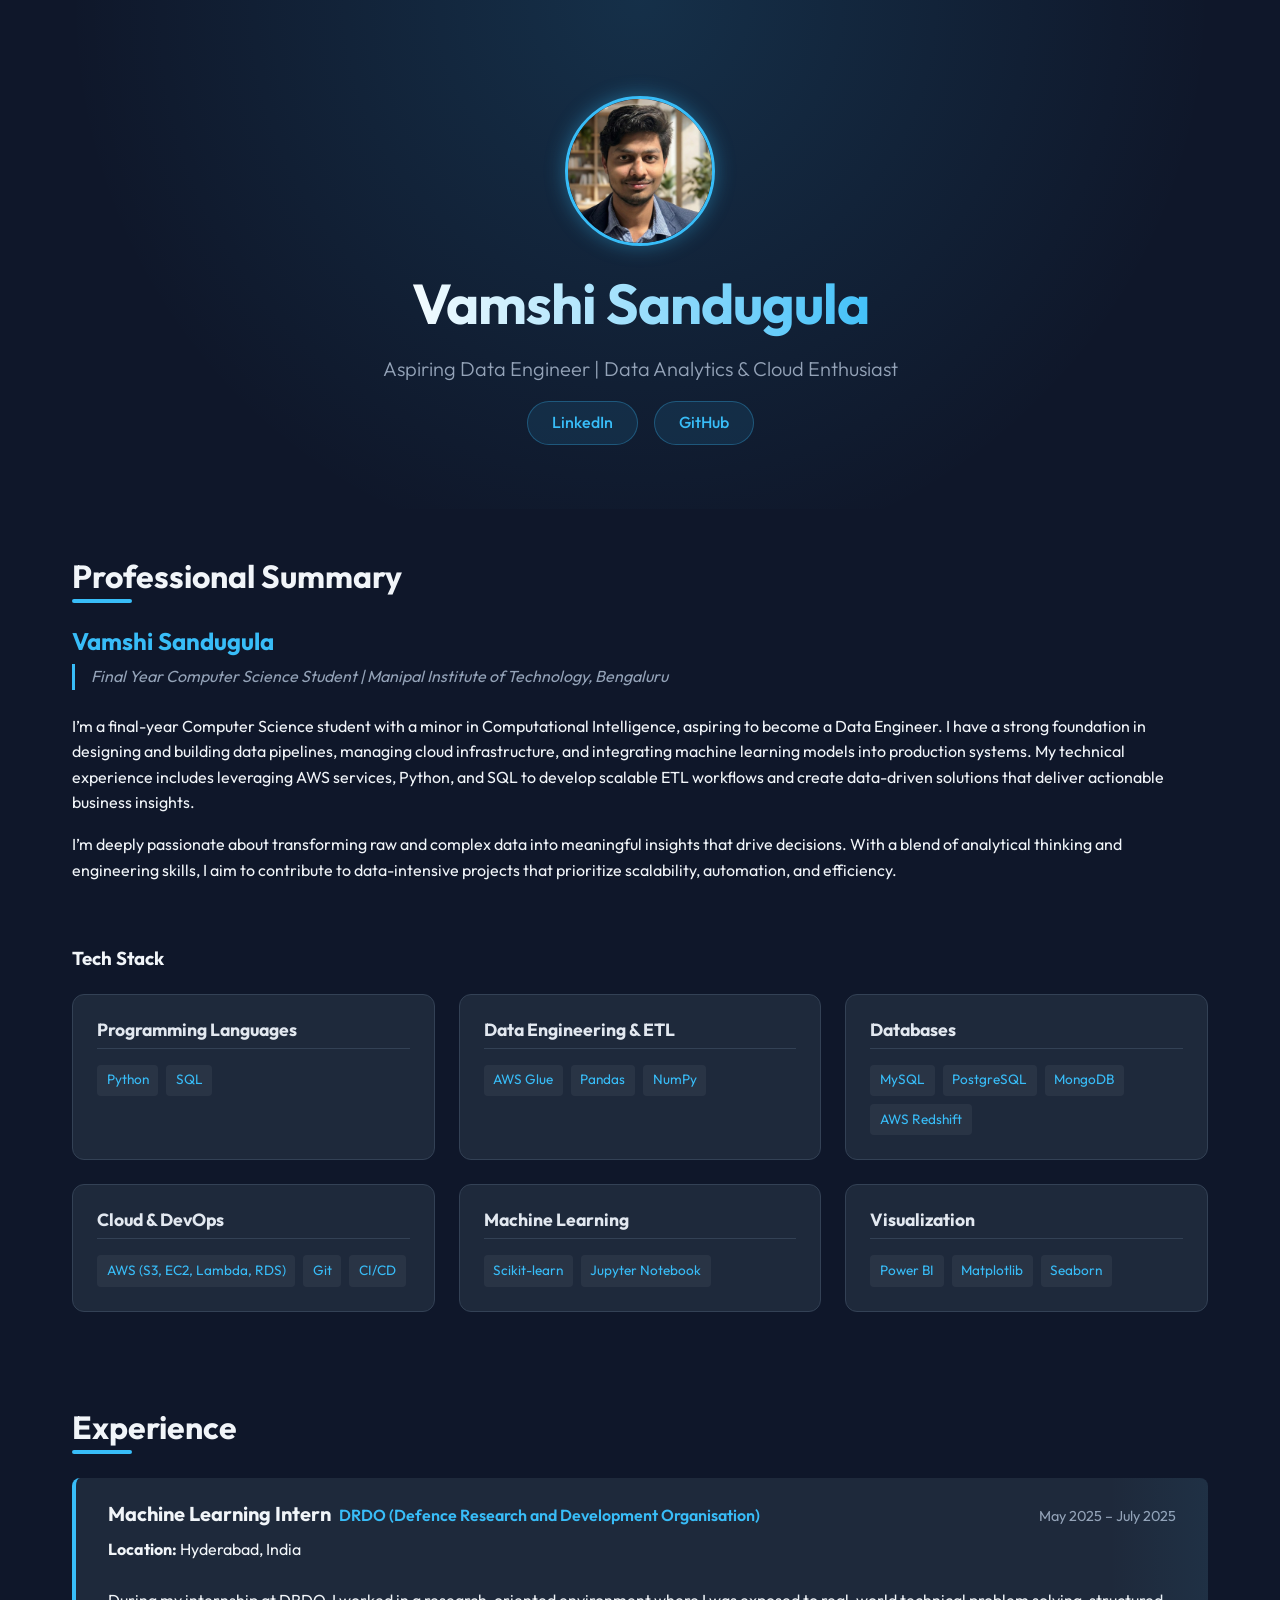
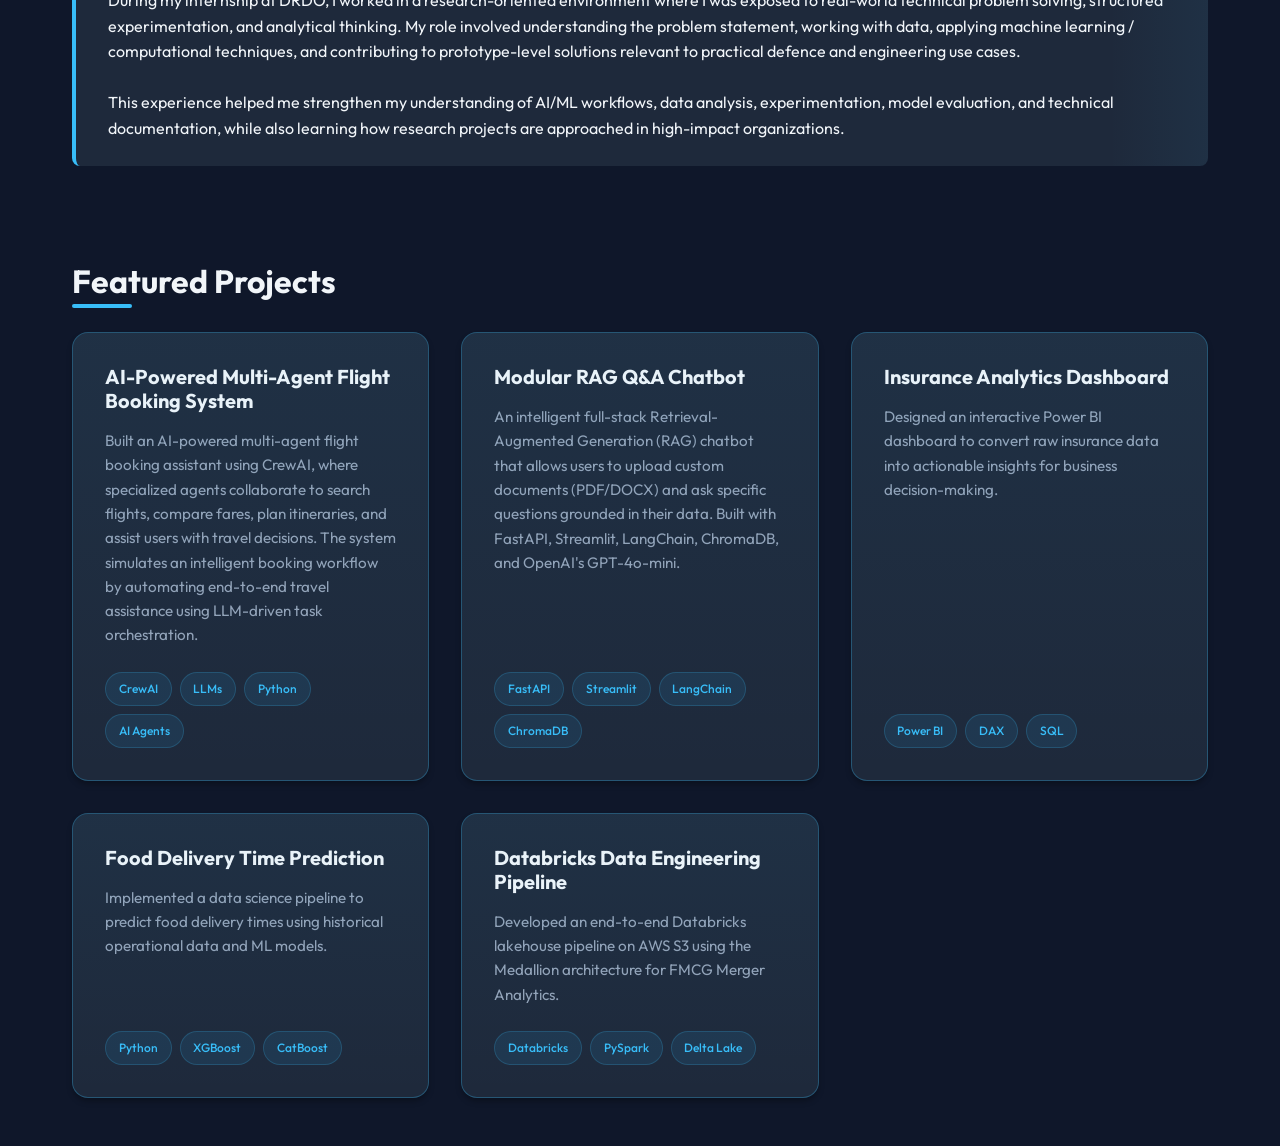
<file: index.html>
<!DOCTYPE html>
<html lang="en">

<head>
    <meta charset="UTF-8">
    <meta name="viewport" content="width=device-width, initial-scale=1.0">
    <title>Portfolio | Data Engineer</title>
    <meta name="description"
        content="Portfolio of an Aspiring Data Engineer specializing in Data Analytics, Cloud, and Machine Learning.">
    <link rel="preconnect" href="https://fonts.googleapis.com">
    <link rel="preconnect" href="https://fonts.gstatic.com" crossorigin>
    <link href="https://fonts.googleapis.com/css2?family=Outfit:wght@300;400;500;600;700&display=swap" rel="stylesheet">
    <link rel="stylesheet" href="style.css">
</head>

<body>
    <header class="hero">
        <div class="container hero-content">
            <div class="profile-container">
                <img src="images/profile.jpg" alt="Vamshi Sandugula" class="profile-img">
                <div class="hero-text">
                    <h1>Vamshi Sandugula</h1>
                    <p class="subtitle">Aspiring Data Engineer | Data Analytics & Cloud Enthusiast</p>
                    <div class="social-links">
                        <a href="https://www.linkedin.com/in/vamshi-sandugula/" target="_blank"
                            class="social-btn">LinkedIn</a>
                        <a href="https://github.com/VamshiSandugula" target="_blank" class="social-btn">GitHub</a>
                    </div>
                </div>
            </div>
        </div>
    </header>

    <main class="container">
        <!-- Professional Summary -->
        <section id="summary" class="section">
            <h2 class="section-title">Professional Summary</h2>
            <div class="summary-container">
                <div class="bio-section">
                    <h3>Vamshi Sandugula</h3>
                    <p class="education">Final Year Computer Science Student | Manipal Institute of Technology,
                        Bengaluru</p>
                    <p>
                        I’m a final-year Computer Science student with a minor in Computational Intelligence, aspiring
                        to become a Data Engineer. I have a strong foundation in designing and building data pipelines,
                        managing cloud infrastructure, and integrating machine learning models into production systems.
                        My technical experience includes leveraging AWS services, Python, and SQL to develop scalable
                        ETL workflows and create data-driven solutions that deliver actionable business insights.
                    </p>
                    <p>
                        I’m deeply passionate about transforming raw and complex data into meaningful insights that
                        drive decisions. With a blend of analytical thinking and engineering skills, I aim to contribute
                        to data-intensive projects that prioritize scalability, automation, and efficiency.
                    </p>
                </div>

                <div class="tech-stack-section">
                    <h3>Tech Stack</h3>
                    <div class="tech-grid">
                        <div class="tech-category">
                            <h4>Programming Languages</h4>
                            <div class="tech-tags">
                                <span>Python</span>
                                <span>SQL</span>
                            </div>
                        </div>

                        <div class="tech-category">
                            <h4>Data Engineering & ETL</h4>
                            <div class="tech-tags">
                                <span>AWS Glue</span>
                                <span>Pandas</span>
                                <span>NumPy</span>
                            </div>
                        </div>

                        <div class="tech-category">
                            <h4>Databases</h4>
                            <div class="tech-tags">
                                <span>MySQL</span>
                                <span>PostgreSQL</span>
                                <span>MongoDB</span>
                                <span>AWS Redshift</span>
                            </div>
                        </div>

                        <div class="tech-category">
                            <h4>Cloud & DevOps</h4>
                            <div class="tech-tags">
                                <span>AWS (S3, EC2, Lambda, RDS)</span>
                                <span>Git</span>
                                <span>CI/CD</span>
                            </div>
                        </div>

                        <div class="tech-category">
                            <h4>Machine Learning</h4>
                            <div class="tech-tags">
                                <span>Scikit-learn</span>
                                <span>Jupyter Notebook</span>
                            </div>
                        </div>

                        <div class="tech-category">
                            <h4>Visualization</h4>
                            <div class="tech-tags">
                                <span>Power BI</span>
                                <span>Matplotlib</span>
                                <span>Seaborn</span>
                            </div>
                        </div>
                    </div>
                </div>
            </div>
        </section>

        <!-- Experience Section -->
        <section id="experience" class="section">
            <h2 class="section-title">Experience</h2>
            <div class="experience-list">
                <div class="experience-card" onclick="openModal('drdo')">
                    <div class="exp-header">
                        <h3>Machine Learning Intern</h3>
                        <span class="company">DRDO (Defence Research and Development Organisation)</span>
                        <span class="date">May 2025 – July 2025</span>
                    </div>
                    <p><b>Location:</b> Hyderabad, India</p>
                    <br>
                    <p>
                        During my internship at DRDO, I worked in a research-oriented environment where I was exposed to real-world technical problem solving, structured experimentation, and analytical thinking. My role involved understanding the problem statement, working with data, applying machine learning / computational techniques, and contributing to prototype-level solutions relevant to practical defence and engineering use cases.
                    </p>
                    <br>
                    <p>
                        This experience helped me strengthen my understanding of AI/ML workflows, data analysis, experimentation, model evaluation, and technical documentation, while also learning how research projects are approached in high-impact organizations.
                    </p>
                </div>
                <!-- Add more experience items here as needed -->
            </div>
        </section>

        <section id="projects" class="section">
            <h2 class="section-title">Featured Projects</h2>

            <div class="projects-grid">
                <!-- Project: Flight Booking Agent -->
                <div class="project-card" onclick="openModal('flight-agent')">
                    <div class="card-content">
                        <h3>AI-Powered Multi-Agent Flight Booking System</h3>
                        <p>
                            Built an AI-powered multi-agent flight booking assistant using CrewAI, where specialized agents collaborate to search flights, compare fares, plan itineraries, and assist users with travel decisions. The system simulates an intelligent booking workflow by automating end-to-end travel assistance using LLM-driven task orchestration.
                        </p>
                    </div>
                    <div class="card-footer">
                        <span class="tech-tag">CrewAI</span>
                        <span class="tech-tag">LLMs</span>
                        <span class="tech-tag">Python</span>
                        <span class="tech-tag">AI Agents</span>
                    </div>
                </div>

                <!-- Project: RAG Chatbot -->
                <div class="project-card" onclick="openModal('rag-chatbot')">
                    <div class="card-content">
                        <h3>Modular RAG Q&A Chatbot</h3>
                        <p>
                            An intelligent full-stack Retrieval-Augmented Generation (RAG) chatbot that allows users to upload custom documents (PDF/DOCX) and ask specific questions grounded in their data. Built with FastAPI, Streamlit, LangChain, ChromaDB, and OpenAI's GPT-4o-mini.
                        </p>
                    </div>
                    <div class="card-footer">
                        <span class="tech-tag">FastAPI</span>
                        <span class="tech-tag">Streamlit</span>
                        <span class="tech-tag">LangChain</span>
                        <span class="tech-tag">ChromaDB</span>
                    </div>
                </div>

                <!-- Project: Insurance Dashboard (Power BI) -->
                <div class="project-card" onclick="openModal('insurance-dashboard')">
                    <div class="card-content">
                        <h3>Insurance Analytics Dashboard</h3>
                        <p>
                            Designed an interactive Power BI dashboard to convert raw insurance data into actionable
                            insights for business decision-making.
                        </p>
                    </div>
                    <div class="card-footer">
                        <span class="tech-tag">Power BI</span>
                        <span class="tech-tag">DAX</span>
                        <span class="tech-tag">SQL</span>
                    </div>
                </div>

                <!-- Project: Food Delivery -->
                <div class="project-card" onclick="openModal('food-delivery')">
                    <div class="card-content">
                        <h3>Food Delivery Time Prediction</h3>
                        <p>
                            Implemented a data science pipeline to predict food delivery times using historical
                            operational data and ML models.
                        </p>
                    </div>
                    <div class="card-footer">
                        <span class="tech-tag">Python</span>
                        <span class="tech-tag">XGBoost</span>
                        <span class="tech-tag">CatBoost</span>
                    </div>
                </div>

                <!-- Project: Databricks Pipeline -->
                <div class="project-card" onclick="openModal('databricks-pipeline')">
                    <div class="card-content">
                        <h3>Databricks Data Engineering Pipeline</h3>
                        <p>
                            Developed an end-to-end Databricks lakehouse pipeline on AWS S3 using the Medallion architecture for FMCG Merger Analytics.
                        </p>
                    </div>
                    <div class="card-footer">
                        <span class="tech-tag">Databricks</span>
                        <span class="tech-tag">PySpark</span>
                        <span class="tech-tag">Delta Lake</span>
                    </div>
                </div>
            </div>
        </section>
    </main>

    <!-- Modal Structure -->
    <div id="project-modal" class="modal">
        <div class="modal-content">
            <span class="close-btn" onclick="closeModal()">&times;</span>
            <div id="modal-body-content">
                <!-- Content injected via JS -->
            </div>
        </div>
    </div>

    <script src="script.js"></script>
    <script>
        // Smooth scrolling for navigation
        document.querySelectorAll('a[href^="#"]').forEach(anchor => {
            anchor.addEventListener('click', function (e) {
                e.preventDefault();
                document.querySelector(this.getAttribute('href')).scrollIntoView({
                    behavior: 'smooth'
                });
            });
        });
    </script>
</body>

</html>
</file>
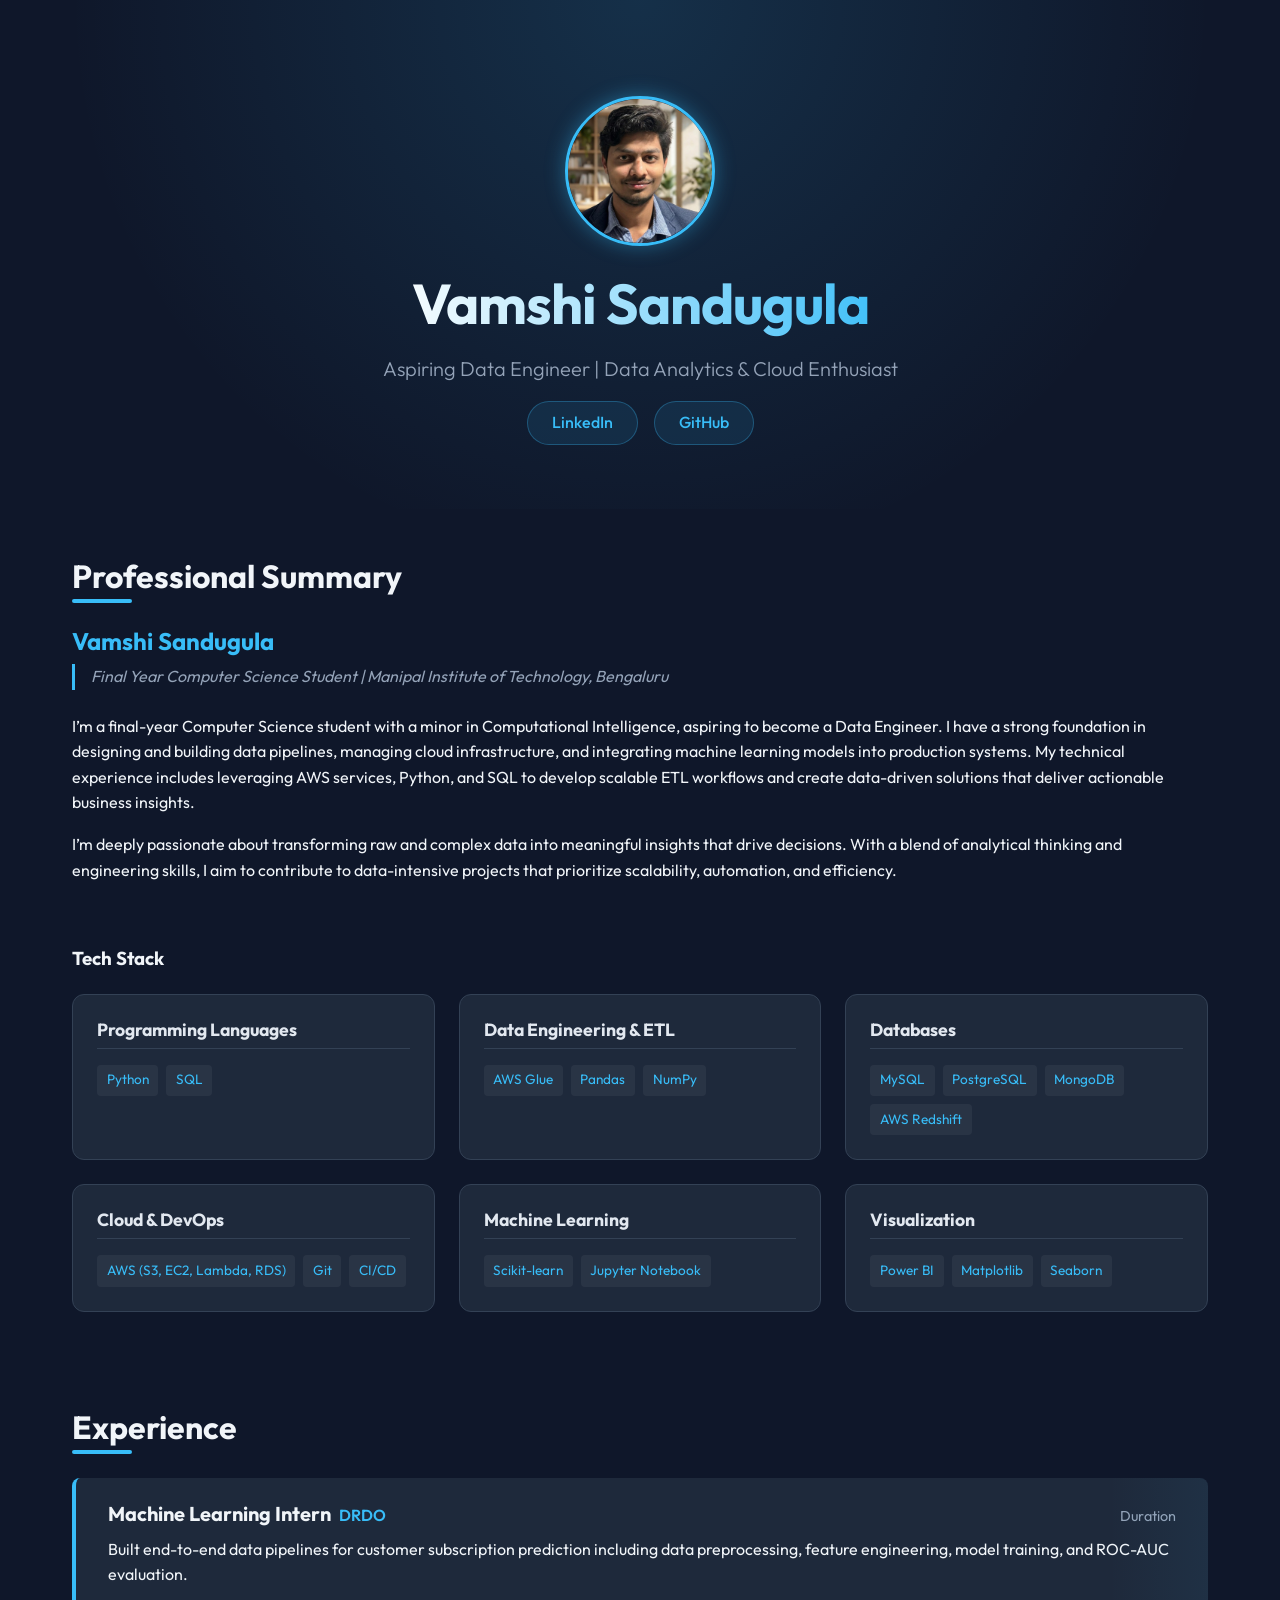
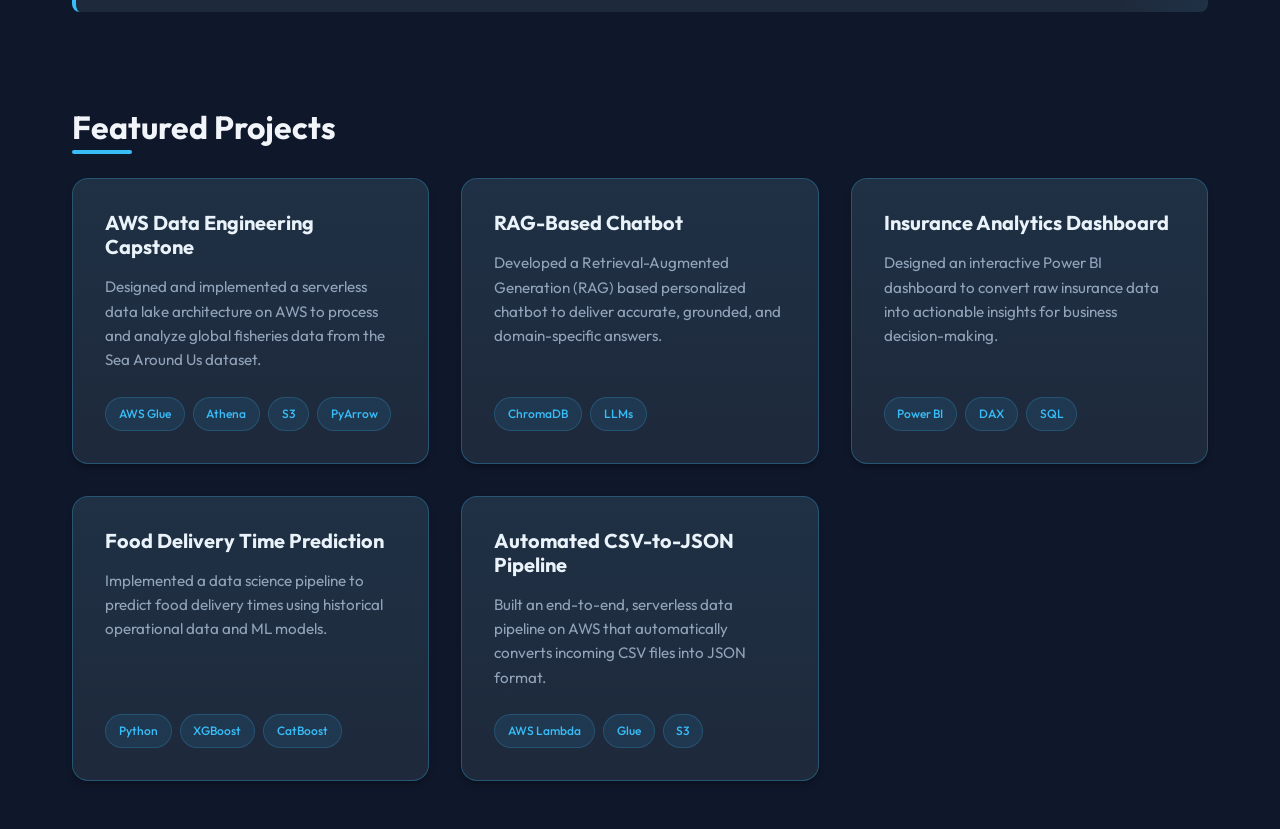
<file: x.html>
<!DOCTYPE html>
<html lang="en">

<head>
    <meta charset="UTF-8">
    <meta name="viewport" content="width=device-width, initial-scale=1.0">
    <title>Portfolio | Data Engineer</title>
    <meta name="description"
        content="Portfolio of an Aspiring Data Engineer specializing in Data Analytics, Cloud, and Machine Learning.">
    <link rel="preconnect" href="https://fonts.googleapis.com">
    <link rel="preconnect" href="https://fonts.gstatic.com" crossorigin>
    <link href="https://fonts.googleapis.com/css2?family=Outfit:wght@300;400;500;600;700&display=swap" rel="stylesheet">
    <link rel="stylesheet" href="style.css">
</head>

<body>
    <header class="hero">
        <div class="container hero-content">
            <div class="profile-container">
                <img src="images/profile.jpg" alt="Vamshi Sandugula" class="profile-img">
                <div class="hero-text">
                    <h1>Vamshi Sandugula</h1>
                    <p class="subtitle">Aspiring Data Engineer | Data Analytics & Cloud Enthusiast</p>
                    <div class="social-links">
                        <a href="https://www.linkedin.com/in/vamshi-sandugula/" target="_blank"
                            class="social-btn">LinkedIn</a>
                        <a href="https://github.com/VamshiSandugula" target="_blank" class="social-btn">GitHub</a>
                    </div>
                </div>
            </div>
        </div>
    </header>

    <main class="container">
        <!-- Professional Summary -->
        <section id="summary" class="section">
            <h2 class="section-title">Professional Summary</h2>
            <div class="summary-container">
                <div class="bio-section">
                    <h3>Vamshi Sandugula</h3>
                    <p class="education">Final Year Computer Science Student | Manipal Institute of Technology,
                        Bengaluru</p>
                    <p>
                        I’m a final-year Computer Science student with a minor in Computational Intelligence, aspiring
                        to become a Data Engineer. I have a strong foundation in designing and building data pipelines,
                        managing cloud infrastructure, and integrating machine learning models into production systems.
                        My technical experience includes leveraging AWS services, Python, and SQL to develop scalable
                        ETL workflows and create data-driven solutions that deliver actionable business insights.
                    </p>
                    <p>
                        I’m deeply passionate about transforming raw and complex data into meaningful insights that
                        drive decisions. With a blend of analytical thinking and engineering skills, I aim to contribute
                        to data-intensive projects that prioritize scalability, automation, and efficiency.
                    </p>
                </div>

                <div class="tech-stack-section">
                    <h3>Tech Stack</h3>
                    <div class="tech-grid">
                        <div class="tech-category">
                            <h4>Programming Languages</h4>
                            <div class="tech-tags">
                                <span>Python</span>
                                <span>SQL</span>
                            </div>
                        </div>

                        <div class="tech-category">
                            <h4>Data Engineering & ETL</h4>
                            <div class="tech-tags">
                                <span>AWS Glue</span>
                                <span>Pandas</span>
                                <span>NumPy</span>
                            </div>
                        </div>

                        <div class="tech-category">
                            <h4>Databases</h4>
                            <div class="tech-tags">
                                <span>MySQL</span>
                                <span>PostgreSQL</span>
                                <span>MongoDB</span>
                                <span>AWS Redshift</span>
                            </div>
                        </div>

                        <div class="tech-category">
                            <h4>Cloud & DevOps</h4>
                            <div class="tech-tags">
                                <span>AWS (S3, EC2, Lambda, RDS)</span>
                                <span>Git</span>
                                <span>CI/CD</span>
                            </div>
                        </div>

                        <div class="tech-category">
                            <h4>Machine Learning</h4>
                            <div class="tech-tags">
                                <span>Scikit-learn</span>
                                <span>Jupyter Notebook</span>
                            </div>
                        </div>

                        <div class="tech-category">
                            <h4>Visualization</h4>
                            <div class="tech-tags">
                                <span>Power BI</span>
                                <span>Matplotlib</span>
                                <span>Seaborn</span>
                            </div>
                        </div>
                    </div>
                </div>
            </div>
        </section>

        <!-- Experience Section -->
        <section id="experience" class="section">
            <h2 class="section-title">Experience</h2>
            <div class="experience-list">
                <div class="experience-card" onclick="openModal('drdo')">
                    <div class="exp-header">
                        <h3>Machine Learning Intern</h3>
                        <span class="company">DRDO</span>
                        <span class="date"> Duration</span>
                    </div>
                    <p>
                        Built end-to-end data pipelines for customer subscription prediction including data
                        preprocessing, feature engineering, model training, and ROC-AUC evaluation.
                    </p>
                </div>
                <!-- Add more experience items here as needed -->
            </div>
        </section>

        <section id="projects" class="section">
            <h2 class="section-title">Featured Projects</h2>

            <div class="projects-grid">
                <!-- Project: Fisheries Analytics -->
                <div class="project-card" onclick="openModal('fisheries')">
                    <div class="card-content">
                        <h3>AWS Data Engineering Capstone</h3>
                        <p>
                            Designed and implemented a serverless data lake architecture on AWS to process and analyze
                            global fisheries data from the Sea Around Us dataset.
                        </p>
                    </div>
                    <div class="card-footer">
                        <span class="tech-tag">AWS Glue</span>
                        <span class="tech-tag">Athena</span>
                        <span class="tech-tag">S3</span>
                        <span class="tech-tag">PyArrow</span>
                    </div>
                </div>

                <!-- Project: RAG Chatbot -->
                <div class="project-card" onclick="openModal('rag-chatbot')">
                    <div class="card-content">
                        <h3>RAG-Based Chatbot</h3>
                        <p>
                            Developed a Retrieval-Augmented Generation (RAG) based personalized chatbot to deliver
                            accurate, grounded, and domain-specific answers.
                        </p>
                    </div>
                    <div class="card-footer">
                        <span class="tech-tag">ChromaDB</span>
                        <span class="tech-tag">LLMs</span>
                    </div>
                </div>

                <!-- Project: Insurance Dashboard (Power BI) -->
                <div class="project-card" onclick="openModal('insurance-dashboard')">
                    <div class="card-content">
                        <h3>Insurance Analytics Dashboard</h3>
                        <p>
                            Designed an interactive Power BI dashboard to convert raw insurance data into actionable
                            insights for business decision-making.
                        </p>
                    </div>
                    <div class="card-footer">
                        <span class="tech-tag">Power BI</span>
                        <span class="tech-tag">DAX</span>
                        <span class="tech-tag">SQL</span>
                    </div>
                </div>

                <!-- Project: Food Delivery -->
                <div class="project-card" onclick="openModal('food-delivery')">
                    <div class="card-content">
                        <h3>Food Delivery Time Prediction</h3>
                        <p>
                            Implemented a data science pipeline to predict food delivery times using historical
                            operational data and ML models.
                        </p>
                    </div>
                    <div class="card-footer">
                        <span class="tech-tag">Python</span>
                        <span class="tech-tag">XGBoost</span>
                        <span class="tech-tag">CatBoost</span>
                    </div>
                </div>

                <!-- Project: AWS Pipeline -->
                <div class="project-card" onclick="openModal('aws-pipeline')">
                    <div class="card-content">
                        <h3>Automated CSV-to-JSON Pipeline</h3>
                        <p>
                            Built an end-to-end, serverless data pipeline on AWS that automatically converts incoming
                            CSV files into JSON format.
                        </p>
                    </div>
                    <div class="card-footer">
                        <span class="tech-tag">AWS Lambda</span>
                        <span class="tech-tag">Glue</span>
                        <span class="tech-tag">S3</span>
                    </div>
                </div>
            </div>
        </section>
    </main>

    <!-- Modal Structure -->
    <div id="project-modal" class="modal">
        <div class="modal-content">
            <span class="close-btn" onclick="closeModal()">&times;</span>
            <div id="modal-body-content">
                <!-- Content injected via JS -->
            </div>
        </div>
    </div>

    <script src="script.js"></script>
    <script>
        // Smooth scrolling for navigation
        document.querySelectorAll('a[href^="#"]').forEach(anchor => {
            anchor.addEventListener('click', function (e) {
                e.preventDefault();
                document.querySelector(this.getAttribute('href')).scrollIntoView({
                    behavior: 'smooth'
                });
            });
        });
    </script>
</body>

</html>
</file>
<file: style.css>
/* Base Variables */
:root {
    --bg-color: #0f172a;
    --card-bg: #1e293b;
    --text-primary: #f1f5f9;
    --text-secondary: #94a3b8;
    --accent: #38bdf8;
    --accent-glow: rgba(56, 189, 248, 0.15);
    --border-color: #334155;
    --font-main: 'Outfit', -apple-system, BlinkMacSystemFont, 'Segoe UI', Roboto, sans-serif;
}

/* Reset & Base Styles */
* {
    margin: 0;
    padding: 0;
    box-sizing: border-box;
}

body {
    background-color: var(--bg-color);
    color: var(--text-primary);
    font-family: var(--font-main);
    line-height: 1.6;
    -webkit-font-smoothing: antialiased;
}

/* Layout Utilities */
.container {
    max-width: 1200px;
    margin: 0 auto;
    padding: 0 2rem;
}

/* Typography */
h1,
h2,
h3,
h4 {
    line-height: 1.2;
    color: var(--text-primary);
}

/* Hero Section */
.hero {
    padding: 6rem 0 4rem;
    text-align: center;
    background: radial-gradient(circle at top center, var(--accent-glow) 0%, transparent 70%);
}

.profile-container {
    display: flex;
    flex-direction: column;
    align-items: center;
    gap: 1.5rem;
}

.profile-img {
    width: 150px;
    height: 150px;
    border-radius: 50%;
    object-fit: cover;
    border: 3px solid var(--accent);
    box-shadow: 0 0 20px rgba(56, 189, 248, 0.4);
    transition: transform 0.3s ease;
}

.profile-img:hover {
    transform: scale(1.05);
    box-shadow: 0 0 30px rgba(56, 189, 248, 0.6);
}

.hero h1 {
    font-size: 3.5rem;
    font-weight: 700;
    margin-bottom: 1rem;
    background: linear-gradient(to right, #fff, var(--accent));
    -webkit-background-clip: text;
    background-clip: text;
    -webkit-text-fill-color: transparent;
    letter-spacing: -1px;
}

.social-links {
    display: flex;
    gap: 1rem;
    margin-top: 1rem;
    justify-content: center;
}

.social-btn {
    text-decoration: none;
    color: var(--accent);
    background: rgba(56, 189, 248, 0.1);
    padding: 0.5rem 1.5rem;
    border-radius: 9999px;
    font-weight: 500;
    border: 1px solid rgba(56, 189, 248, 0.3);
    transition: all 0.2s ease;
}

.social-btn:hover {
    background: var(--accent);
    color: var(--bg-color);
    box-shadow: 0 0 15px rgba(56, 189, 248, 0.4);
}

.subtitle {
    font-size: 1.25rem;
    color: var(--text-secondary);
    font-weight: 300;
}

/* Sections */
.section {
    padding: 3rem 0;
}

.section-title {
    font-size: 2rem;
    margin-bottom: 2rem;
    position: relative;
    display: inline-block;
}

.section-title::after {
    content: '';
    position: absolute;
    bottom: -8px;
    left: 0;
    width: 60px;
    height: 4px;
    background: var(--accent);
    border-radius: 2px;
}

/* Professional Summary */
.summary-container {
    display: flex;
    flex-direction: column;
    gap: 3rem;
}

.bio-section h3 {
    font-size: 1.5rem;
    color: var(--accent);
    margin-bottom: 0.5rem;
}

.bio-section .education {
    color: var(--text-secondary);
    font-style: italic;
    margin-bottom: 1.5rem;
    border-left: 3px solid var(--accent);
    padding-left: 1rem;
}

.bio-section p {
    margin-bottom: 1rem;
    color: var(--text-primary);
}

/* Tech Stack Grid */
.tech-stack-section h3 {
    margin-bottom: 1.5rem;
}

.tech-grid {
    display: grid;
    grid-template-columns: repeat(auto-fit, minmax(280px, 1fr));
    gap: 1.5rem;
}

.tech-category {
    background: var(--card-bg);
    border: 1px solid var(--border-color);
    padding: 1.5rem;
    border-radius: 12px;
    transition: transform 0.2s;
}

.tech-category:hover {
    transform: translateY(-3px);
    border-color: var(--accent);
    box-shadow: 0 4px 20px rgba(56, 189, 248, 0.1);
}

.tech-category h4 {
    font-size: 1.1rem;
    margin-bottom: 1rem;
    color: #e2e8f0;
    border-bottom: 1px solid var(--border-color);
    padding-bottom: 0.5rem;
}

.tech-tags {
    display: flex;
    flex-wrap: wrap;
    gap: 0.5rem;
}

.tech-tags span {
    font-size: 0.85rem;
    background: rgba(255, 255, 255, 0.05);
    color: var(--accent);
    padding: 0.3rem 0.6rem;
    border-radius: 4px;
}

/* Experience Section */
.experience-list {
    display: flex;
    flex-direction: column;
    gap: 1.5rem;
}

.experience-card {
    background-color: var(--card-bg);
    border-left: 4px solid var(--accent);
    border-radius: 8px;
    padding: 1.5rem 2rem;
    transition: transform 0.2s ease;
    position: relative;
    overflow: hidden;
    cursor: pointer;
}

.experience-card::after {
    content: '';
    position: absolute;
    top: 0;
    right: 0;
    width: 100px;
    height: 100%;
    background: linear-gradient(90deg, transparent, rgba(56, 189, 248, 0.05));
    pointer-events: none;
}

.experience-card:hover {
    transform: translateX(5px);
    background-color: #243045;
}

.exp-header {
    display: flex;
    justify-content: space-between;
    align-items: baseline;
    margin-bottom: 0.5rem;
    flex-wrap: wrap;
    gap: 0.5rem;
}

.exp-header h3 {
    color: var(--text-primary);
    font-size: 1.25rem;
    margin: 0;
}

.exp-header .company {
    color: var(--accent);
    font-weight: 600;
}

.exp-header .date {
    font-size: 0.9rem;
    color: var(--text-secondary);
    margin-left: auto;
}

/* Projects Grid */
.projects-grid {
    display: grid;
    grid-template-columns: repeat(auto-fit, minmax(300px, 1fr));
    gap: 2rem;
}

/* Project Card */
.project-card {
    background-color: var(--card-bg);
    border: 1px solid rgba(56, 189, 248, 0.3);
    /* More visible accent border */
    border-radius: 16px;
    padding: 2rem;
    transition: all 0.3s cubic-bezier(0.4, 0, 0.2, 1);
    display: flex;
    flex-direction: column;
    height: 100%;
    position: relative;
    overflow: hidden;
    box-shadow: 0 4px 6px -1px rgba(0, 0, 0, 0.3);
    cursor: pointer;
    /* Clickable indicator */
}

.project-card::before {
    content: '';
    position: absolute;
    top: 0;
    left: 0;
    width: 100%;
    height: 100%;
    background: linear-gradient(180deg, rgba(56, 189, 248, 0.05) 0%, transparent 100%);
    pointer-events: none;
}

.project-card:hover {
    transform: translateY(-5px);
    box-shadow: 0 20px 40px -5px rgba(0, 0, 0, 0.6);
    border-color: var(--accent);
    background-color: #1e3a5f;
    /* Slightly lighter on hover */
}

.card-content {
    flex-grow: 1;
    margin-bottom: 1.5rem;
}

.project-card h3 {
    font-size: 1.25rem;
    margin-bottom: 1rem;
    color: var(--text-primary);
}

.project-card p {
    color: var(--text-secondary);
    font-size: 0.95rem;
    line-height: 1.6;
}

/* Tech Tags */
.card-footer {
    display: flex;
    flex-wrap: wrap;
    gap: 0.5rem;
    margin-top: auto;
}

.tech-tag {
    font-size: 0.75rem;
    background: rgba(56, 189, 248, 0.1);
    color: var(--accent);
    padding: 0.4rem 0.8rem;
    border-radius: 9999px;
    font-weight: 500;
    border: 1px solid rgba(56, 189, 248, 0.2);
}

/* Responsive Adjustments */
@media (max-width: 768px) {
    .hero h1 {
        font-size: 2.5rem;
    }

    .container {
        padding: 0 1.5rem;
    }

    .exp-header {
        flex-direction: column;
    }

    .exp-header .date {
        margin-left: 0;
    }
}

/* Modal Styles */
.modal {
    display: none;
    position: fixed;
    top: 0;
    left: 0;
    width: 100%;
    height: 100%;
    background-color: rgba(15, 23, 42, 0.95);
    /* Darker overlay for focus */
    backdrop-filter: blur(5px);
    z-index: 1000;
    justify-content: center;
    align-items: center;
    padding: 1rem;
}

.modal.active {
    display: flex;
    animation: fadeIn 0.2s ease-out forwards;
}

.modal-content {
    background-color: var(--card-bg);
    border: 1px solid var(--accent);
    border-radius: 16px;
    width: 100%;
    max-width: 800px;
    max-height: 90vh;
    padding: 2.5rem;
    position: relative;
    overflow-y: auto;
    box-shadow: 0 25px 50px -12px rgba(0, 0, 0, 0.7);
    animation: slideUp 0.3s ease-out forwards;
}

.close-btn {
    position: absolute;
    top: 1.5rem;
    right: 1.5rem;
    font-size: 2rem;
    color: var(--text-secondary);
    cursor: pointer;
    line-height: 1;
    transition: color 0.2s;
    z-index: 10;
}

.close-btn:hover {
    color: var(--accent);
}

.modal-header-content h2 {
    font-size: 2rem;
    margin-bottom: 1rem;
    color: var(--accent);
}

.modal-tags {
    display: flex;
    flex-wrap: wrap;
    gap: 0.5rem;
    margin-bottom: 2rem;
}

.modal-gallery {
    display: grid;
    grid-template-columns: repeat(auto-fit, minmax(200px, 1fr));
    gap: 1rem;
    margin-bottom: 2rem;
}

.modal-img {
    width: 100%;
    height: auto;
    border-radius: 8px;
    border: 1px solid var(--border-color);
    transition: transform 0.2s;
    cursor: pointer;
}

.modal-img:hover {
    transform: scale(1.02);
    border-color: var(--accent);
}

.modal-description {
    color: var(--text-primary);
    font-size: 1.05rem;
}

.modal-description p {
    margin-bottom: 1.5rem;
}

.modal-description ul {
    list-style-type: none;
    padding-left: 0;
}

.modal-description li {
    margin-bottom: 1rem;
    padding-left: 1.5rem;
    position: relative;
    color: var(--text-secondary);
}

.modal-description li::before {
    content: '▹';
    position: absolute;
    left: 0;
    color: var(--accent);
}

/* Animations */
@keyframes fadeIn {
    from {
        opacity: 0;
    }

    to {
        opacity: 1;
    }
}

@keyframes slideUp {
    from {
        opacity: 0;
        transform: translateY(20px);
    }

    to {
        opacity: 1;
        transform: translateY(0);
    }
}
</file>
